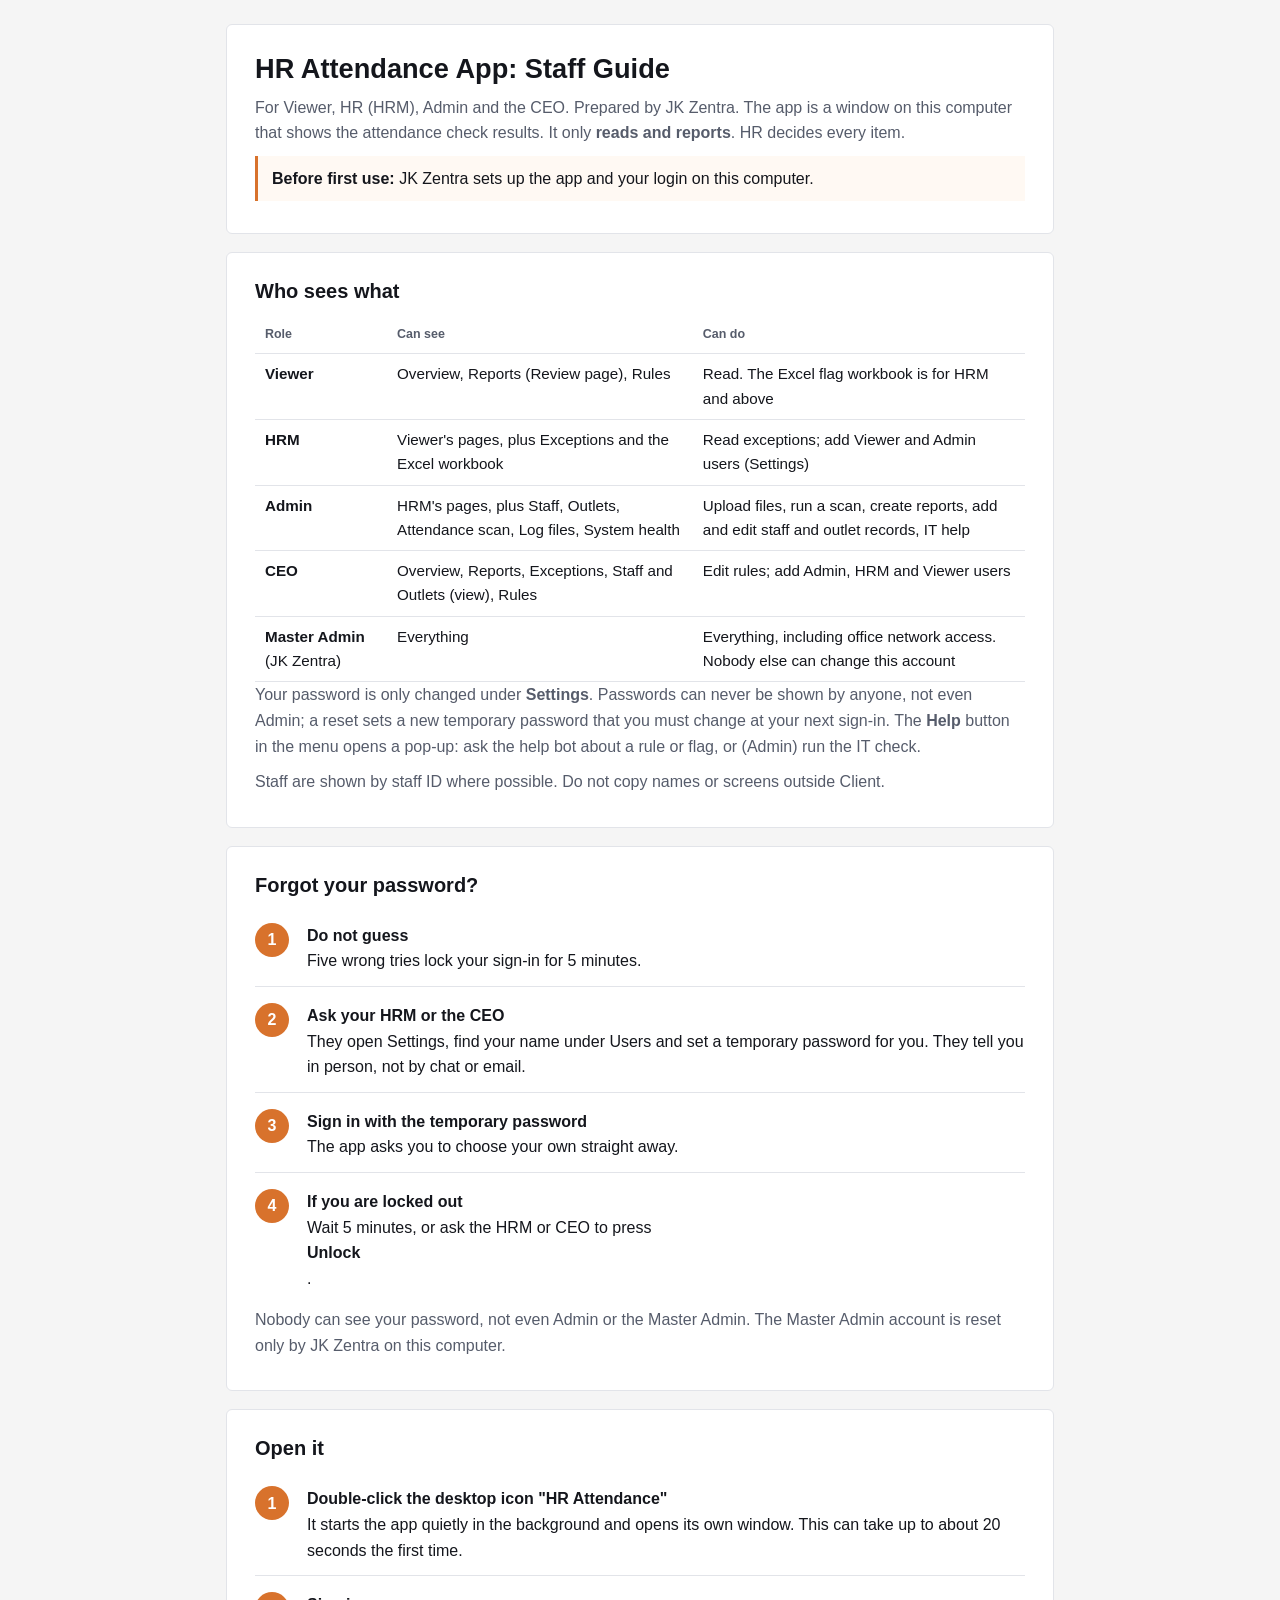
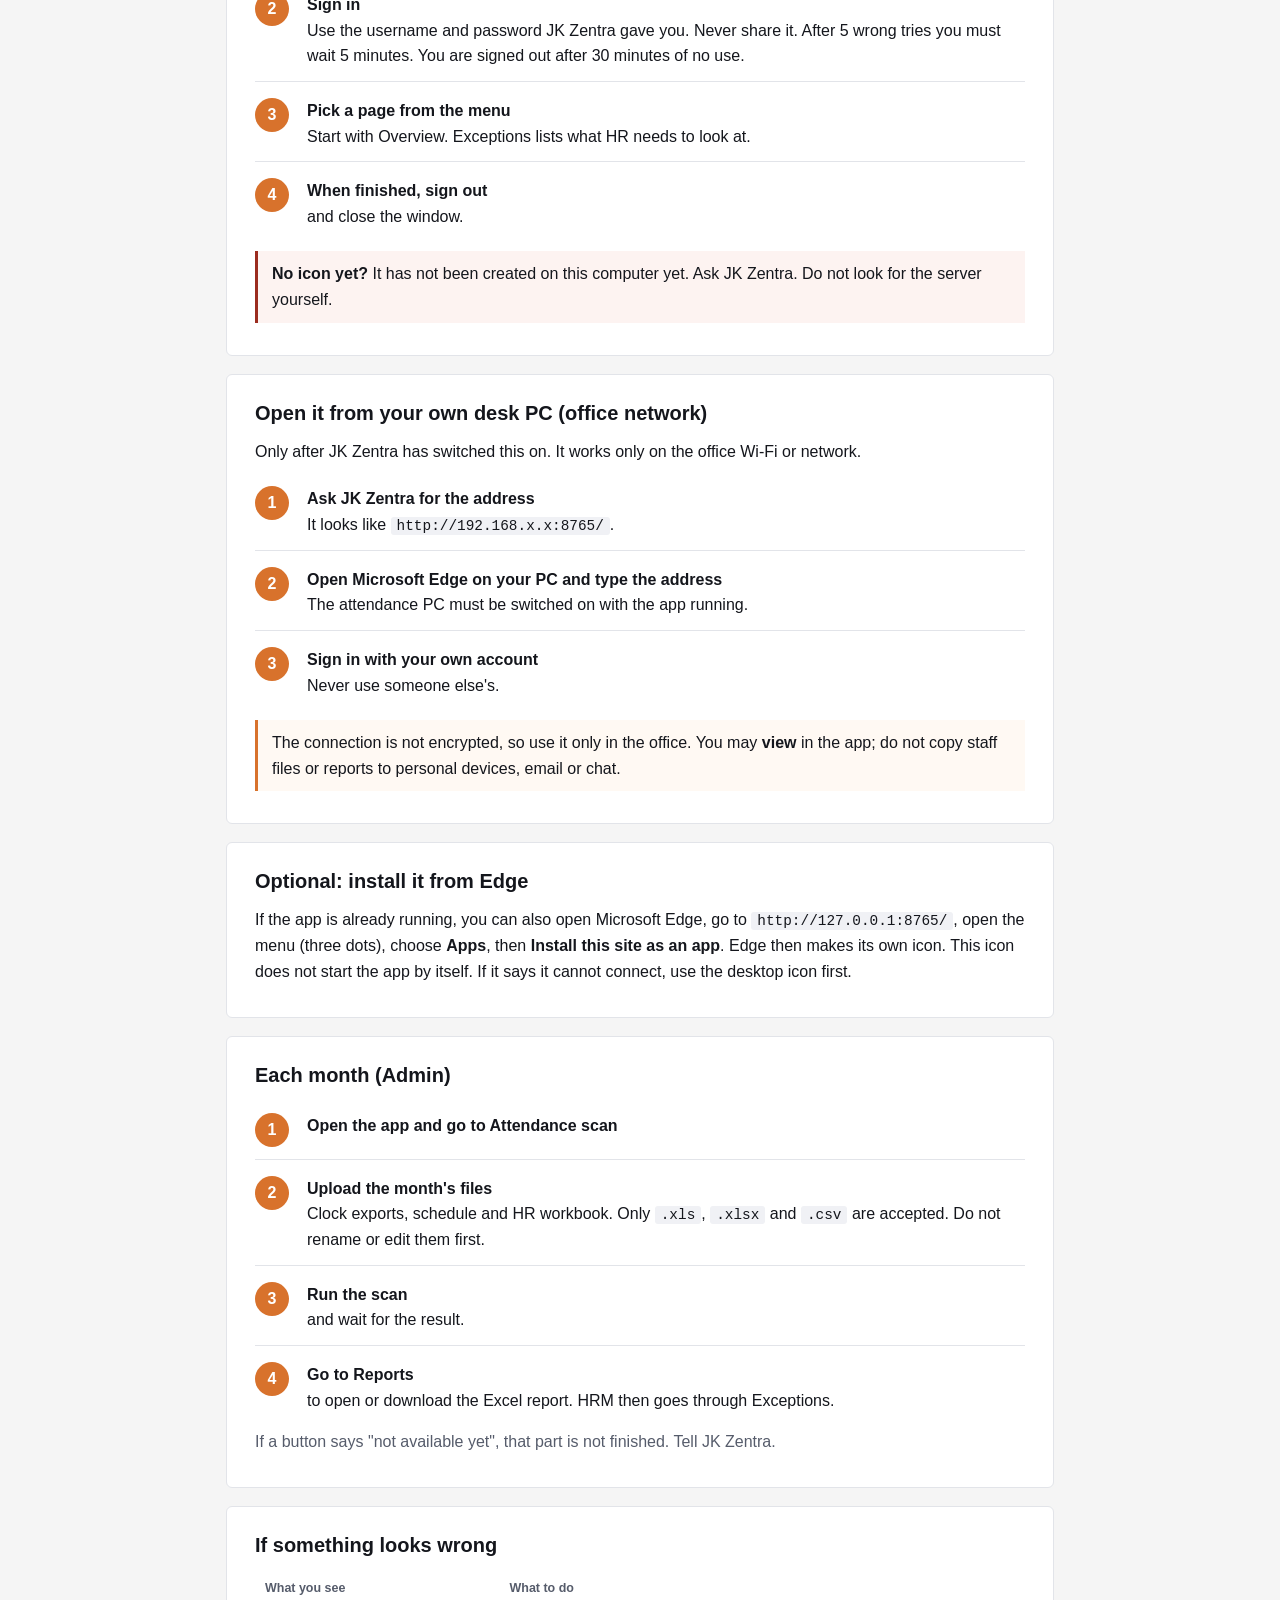
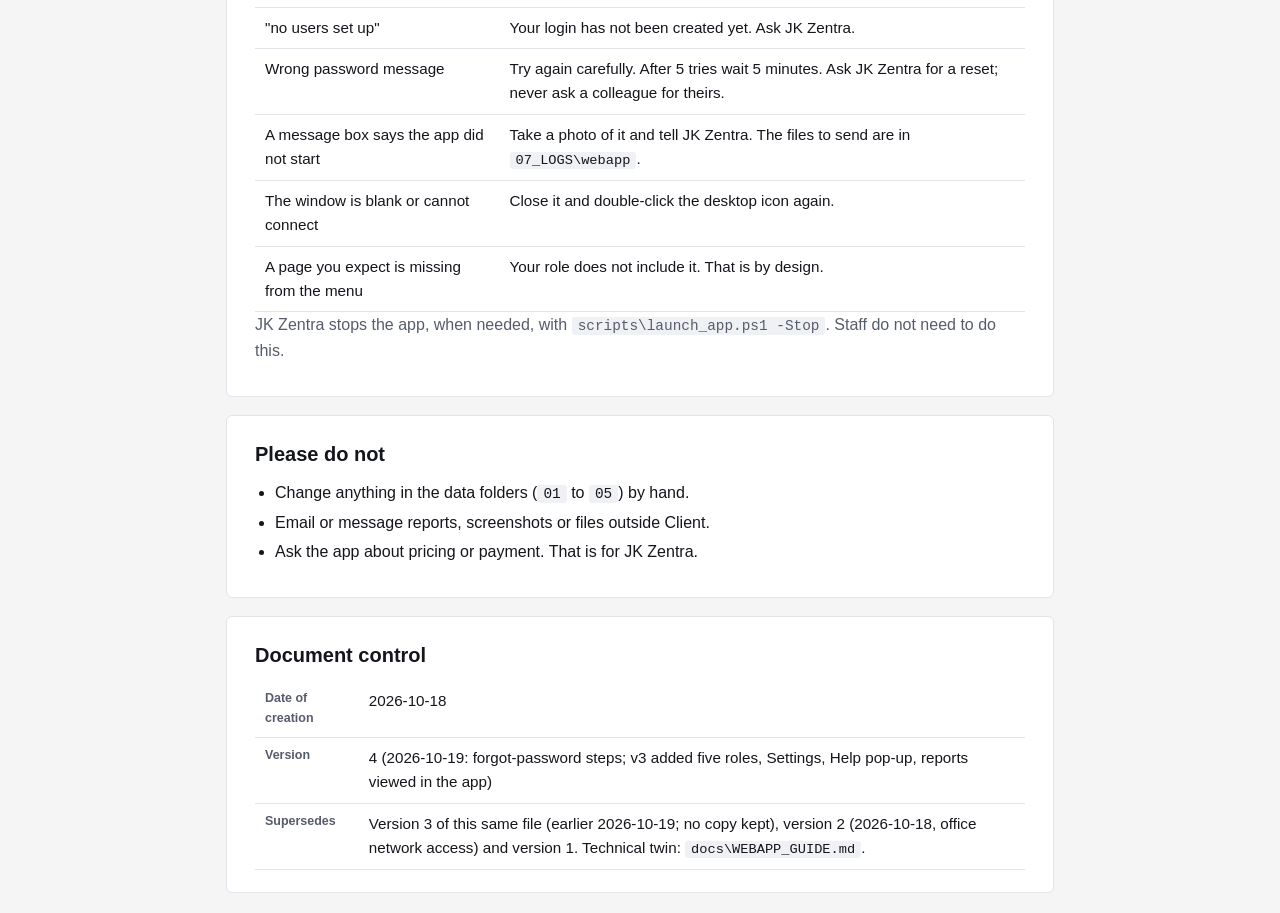
<file: 00_START_HERE/WebApp_Guide.html>
<!doctype html>
<html lang="en"><head>
<meta charset="utf-8">
<meta name="viewport" content="width=device-width,initial-scale=1">
<meta name="color-scheme" content="light">
<title>HR Attendance App - Staff Guide</title>
<style>
:root{--bg:#F5F5F5;--paper:#fff;--ink:#14161C;--soft:#565C6B;--line:#E2E4E9;--acc:#D8722C;--ok:#0F7A4F;--okb:#E3F3EA;--wr:#8A5A00;--wrb:#FFF0CF;--rd:#9B2C1F;--rdb:#FBE4E0;--no:#565C6B;--nob:#ECEEF2}
*{box-sizing:border-box}html{background:#F5F5F5;color-scheme:light}
body{margin:0;background:var(--bg);color:var(--ink);font:16px/1.6 Inter,-apple-system,"Segoe UI",Arial,sans-serif}
.w{max-width:860px;margin:24px auto;padding:0 16px}
.c{background:var(--paper);border:1px solid var(--line);border-radius:6px;padding:22px 28px;margin-bottom:18px}
h1{font-size:1.7rem;margin:0 0 4px}h2{font-size:1.25rem;margin:0 0 10px}
p{margin:0 0 10px}.s{color:var(--soft)}
ol.st{list-style:none;margin:0;padding:0;counter-reset:n}
ol.st>li{counter-increment:n;display:grid;grid-template-columns:38px 1fr;gap:14px;padding:12px 0;border-bottom:1px solid var(--line)}
ol.st>li:last-child{border-bottom:0}
ol.st>li:before{content:counter(n);width:34px;height:34px;border-radius:50%;background:var(--acc);color:#fff;font-weight:700;display:flex;align-items:center;justify-content:center}
ol.st b{display:block}
code{background:#F0F1F5;padding:1px 6px;border-radius:3px;font-size:.9em;word-break:break-word}
table{width:100%;border-collapse:collapse;font-size:.95rem}th,td{text-align:left;padding:8px 10px;border-bottom:1px solid var(--line);vertical-align:top}
th{font-size:.78rem;color:var(--soft)}.t{overflow-x:auto}
td.n,th.n{text-align:right;font-variant-numeric:tabular-nums;white-space:nowrap}
.chip{display:inline-block;padding:1px 10px;border-radius:10px;font-size:.8rem;font-weight:600;white-space:nowrap}
.ok{background:var(--okb);color:var(--ok)}.wr{background:var(--wrb);color:var(--wr)}.rd{background:var(--rdb);color:var(--rd)}.no{background:var(--nob);color:var(--no)}
.note{border-left:3px solid var(--acc);background:#FFF9F3;padding:10px 14px;margin:10px 0}
.stop{border-left:3px solid var(--rd);background:#FDF3F1;padding:10px 14px;margin:10px 0}
ul{margin:6px 0 10px 20px;padding:0}li{margin:4px 0}
.g{display:grid;grid-template-columns:1fr 1fr;gap:12px}.g>div{border:1px solid var(--line);border-radius:6px;padding:12px 14px;background:#FAFAFB}
@media(max-width:700px){.g{grid-template-columns:1fr}.c{padding:18px 16px}}
@media print{body{background:#fff}.c{break-inside:avoid;border:0;padding:8px 0}}
</style></head><body><div class="w">

<div class="c">
<h1>HR Attendance App: Staff Guide</h1>
<p class="s">For Viewer, HR (HRM), Admin and the CEO. Prepared by JK Zentra. The app is a window on this computer that shows the attendance check results. It only <b>reads and reports</b>. HR decides every item.</p>
<div class="note"><b>Before first use:</b> JK Zentra sets up the app and your login on this computer.</div>
</div>

<div class="c">
<h2>Who sees what</h2>
<div class="t"><table>
<tr><th>Role</th><th>Can see</th><th>Can do</th></tr>
<tr><td><b>Viewer</b></td><td>Overview, Reports (Review page), Rules</td><td>Read. The Excel flag workbook is for HRM and above</td></tr>
<tr><td><b>HRM</b></td><td>Viewer's pages, plus Exceptions and the Excel workbook</td><td>Read exceptions; add Viewer and Admin users (Settings)</td></tr>
<tr><td><b>Admin</b></td><td>HRM's pages, plus Staff, Outlets, Attendance scan, Log files, System health</td><td>Upload files, run a scan, create reports, add and edit staff and outlet records, IT help</td></tr>
<tr><td><b>CEO</b></td><td>Overview, Reports, Exceptions, Staff and Outlets (view), Rules</td><td>Edit rules; add Admin, HRM and Viewer users</td></tr>
<tr><td><b>Master Admin</b> (JK Zentra)</td><td>Everything</td><td>Everything, including office network access. Nobody else can change this account</td></tr>
</table></div>
<p class="s">Your password is only changed under <b>Settings</b>. Passwords can never be shown by anyone, not even Admin; a reset sets a new temporary password that you must change at your next sign-in. The <b>Help</b> button in the menu opens a pop-up: ask the help bot about a rule or flag, or (Admin) run the IT check.</p>
<p class="s">Staff are shown by staff ID where possible. Do not copy names or screens outside Client.</p>
</div>

<div class="c">
<h2>Forgot your password?</h2>
<ol class="st">
<li><div><b>Do not guess</b>Five wrong tries lock your sign-in for 5 minutes.</div></li>
<li><div><b>Ask your HRM or the CEO</b>They open Settings, find your name under Users and set a temporary password for you. They tell you in person, not by chat or email.</div></li>
<li><div><b>Sign in with the temporary password</b>The app asks you to choose your own straight away.</div></li>
<li><div><b>If you are locked out</b>Wait 5 minutes, or ask the HRM or CEO to press <b>Unlock</b>.</div></li>
</ol>
<p class="s">Nobody can see your password, not even Admin or the Master Admin. The Master Admin account is reset only by JK Zentra on this computer.</p>
</div>

<div class="c">
<h2>Open it</h2>
<ol class="st">
<li><div><b>Double-click the desktop icon "HR Attendance"</b>It starts the app quietly in the background and opens its own window. This can take up to about 20 seconds the first time.</div></li>
<li><div><b>Sign in</b>Use the username and password JK Zentra gave you. Never share it. After 5 wrong tries you must wait 5 minutes. You are signed out after 30 minutes of no use.</div></li>
<li><div><b>Pick a page from the menu</b>Start with Overview. Exceptions lists what HR needs to look at.</div></li>
<li><div><b>When finished, sign out</b> and close the window.</div></li>
</ol>
<div class="stop"><b>No icon yet?</b> It has not been created on this computer yet. Ask JK Zentra. Do not look for the server yourself.</div>
</div>

<div class="c">
<h2>Open it from your own desk PC (office network)</h2>
<p>Only after JK Zentra has switched this on. It works only on the office Wi-Fi or network.</p>
<ol class="st">
<li><div><b>Ask JK Zentra for the address</b>It looks like <code>http://192.168.x.x:8765/</code>.</div></li>
<li><div><b>Open Microsoft Edge on your PC and type the address</b>The attendance PC must be switched on with the app running.</div></li>
<li><div><b>Sign in with your own account</b>Never use someone else's.</div></li>
</ol>
<div class="note">The connection is not encrypted, so use it only in the office. You may <b>view</b> in the app; do not copy staff files or reports to personal devices, email or chat.</div>
</div>

<div class="c">
<h2>Optional: install it from Edge</h2>
<p>If the app is already running, you can also open Microsoft Edge, go to <code>http://127.0.0.1:8765/</code>, open the menu (three dots), choose <b>Apps</b>, then <b>Install this site as an app</b>. Edge then makes its own icon. This icon does not start the app by itself. If it says it cannot connect, use the desktop icon first.</p>
</div>

<div class="c">
<h2>Each month (Admin)</h2>
<ol class="st">
<li><div><b>Open the app and go to Attendance scan</b></div></li>
<li><div><b>Upload the month's files</b>Clock exports, schedule and HR workbook. Only <code>.xls</code>, <code>.xlsx</code> and <code>.csv</code> are accepted. Do not rename or edit them first.</div></li>
<li><div><b>Run the scan</b> and wait for the result.</div></li>
<li><div><b>Go to Reports</b> to open or download the Excel report. HRM then goes through Exceptions.</div></li>
</ol>
<p class="s">If a button says "not available yet", that part is not finished. Tell JK Zentra.</p>
</div>

<div class="c">
<h2>If something looks wrong</h2>
<div class="t"><table>
<tr><th>What you see</th><th>What to do</th></tr>
<tr><td>"no users set up"</td><td>Your login has not been created yet. Ask JK Zentra.</td></tr>
<tr><td>Wrong password message</td><td>Try again carefully. After 5 tries wait 5 minutes. Ask JK Zentra for a reset; never ask a colleague for theirs.</td></tr>
<tr><td>A message box says the app did not start</td><td>Take a photo of it and tell JK Zentra. The files to send are in <code>07_LOGS\webapp</code>.</td></tr>
<tr><td>The window is blank or cannot connect</td><td>Close it and double-click the desktop icon again.</td></tr>
<tr><td>A page you expect is missing from the menu</td><td>Your role does not include it. That is by design.</td></tr>
</table></div>
<p class="s">JK Zentra stops the app, when needed, with <code>scripts\launch_app.ps1 -Stop</code>. Staff do not need to do this.</p>
</div>

<div class="c">
<h2>Please do not</h2>
<ul><li>Change anything in the data folders (<code>01</code> to <code>05</code>) by hand.</li><li>Email or message reports, screenshots or files outside Client.</li><li>Ask the app about pricing or payment. That is for JK Zentra.</li></ul>
</div>

<div class="c">
<h2>Document control</h2>
<table>
<tr><th>Date of creation</th><td>2026-10-18</td></tr>
<tr><th>Version</th><td>4 (2026-10-19: forgot-password steps; v3 added five roles, Settings, Help pop-up, reports viewed in the app)</td></tr>
<tr><th>Supersedes</th><td>Version 3 of this same file (earlier 2026-10-19; no copy kept), version 2 (2026-10-18, office network access) and version 1. Technical twin: <code>docs\WEBAPP_GUIDE.md</code>.</td></tr>
</table>
</div>

</div></body></html>
</file>
